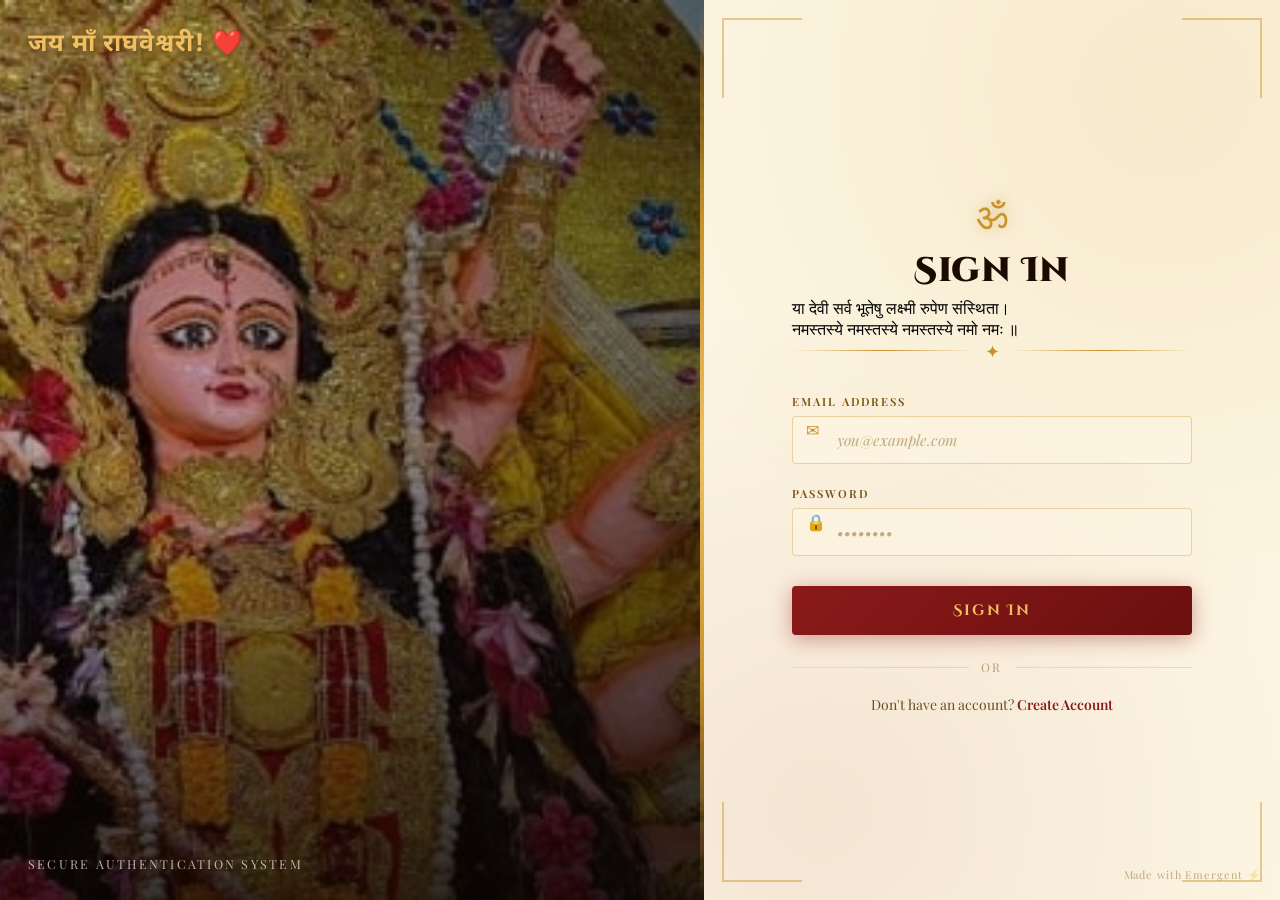
<file: login page/index.html>
<!DOCTYPE html>
<html lang="hi">
<head>
  <meta charset="UTF-8" />
  <meta name="viewport" content="width=device-width, initial-scale=1.0"/>
  <title>जय माँ राघवेश्वरी – Sign In</title>
  <link href="https://fonts.googleapis.com/css2?family=Cinzel+Decorative:wght@700;900&family=Playfair+Display:ital,wght@0,400;0,600;1,400&family=Noto+Sans+Devanagari:wght@400;700&display=swap" rel="stylesheet"/>
  <link rel="stylesheet" href="style.css" />
</head>
<body>

  <!-- ── LEFT PANEL ── -->
  <div class="left">
    <img class="bg"
      src="maa.jpeg"
      alt="माँ राघवेश्वरी" />
    <div class="badge">जय माँ राघवेश्वरी! ❤️</div>
    <div class="caption">Secure Authentication System</div>
    <div class="divider-line"></div>
  </div>

  <!-- ── RIGHT PANEL ── -->
  <div class="right">
    <div class="corner corner-tl"></div>
    <div class="corner corner-tr"></div>
    <div class="corner corner-bl"></div>
    <div class="corner corner-br"></div>

    <div class="card">
      <div class="om">ॐ</div>
      <h1>Sign In</h1>
      <p class="shloka">या देवी सर्व भूतेषु लक्ष्मी रुपेण संस्थिता।<br/>नमस्तस्ये नमस्तस्ये नमस्तस्ये नमो नमः ॥</p>

      <div class="gold-rule"><span>✦</span></div>

      <!-- EMAIL -->
      <div class="input-wrap">
        <label for="email">Email Address</label>
        <span class="input-icon">✉</span>
        <input type="email" id="email" placeholder="you@example.com" autocomplete="email" />
      </div>

      <!-- PASSWORD -->
      <div class="input-wrap">
        <label for="password">Password</label>
        <span class="input-icon">🔒</span>
        <input type="password" id="password" placeholder="••••••••" autocomplete="current-password" />
      </div>

      <button class="btn-signin" id="signinBtn">Sign In</button>

      <div class="or-sep">or</div>

      <p class="create-account">
        Don't have an account? <a href="#">Create Account</a>
      </p>
    </div>

    <div class="made-with">Made with Emergent ⚡</div>
  </div>

  <script src="script.js"></script>
</body>
</html>
</file>
<file: login page/style.css>
/* ── RESET & VARIABLES ── */
*, *::before, *::after {
  box-sizing: border-box;
  margin: 0;
  padding: 0;
}

:root {
  --gold: #c9922a;
  --gold-light: #f0c060;
  --gold-dark: #7a5010;
  --crimson: #8b1a1a;
  --cream: #fdf6e3;
  --deep: #1a0a00;
  --white: #ffffff;
}

/* ── BODY ── */
body {
  min-height: 100vh;
  display: flex;
  font-family: 'Playfair Display', serif;
  background: var(--deep);
  overflow: hidden;
}

/* ══════════════════════════
   LEFT PANEL
══════════════════════════ */
.left {
  position: relative;
  width: 55%;
  min-height: 100vh;
  overflow: hidden;
  flex-shrink: 0;
}

.left img.bg {
  width: 100%;
  height: 100%;
  object-fit: cover;
  object-position: center top;
  display: block;
}

/* Gradient overlay */
.left::after {
  content: '';
  position: absolute;
  inset: 0;
  background:
    linear-gradient(to right, rgba(10,4,0,0.18) 0%, rgba(10,4,0,0.55) 100%),
    linear-gradient(to top,   rgba(10,4,0,0.70) 0%, transparent 50%);
  pointer-events: none;
}

/* Top badge */
.badge {
  position: absolute;
  border-style: groove;
  border: #6b0f0f;
  top: 28px;
  left: 28px;
  z-index: 10;
  font-family: 'Noto Sans Devanagari', sans-serif;
  font-weight: 700;
  font-size: 1.55rem;
  color: var(--gold-light);
  text-shadow:
    0 0 18px rgba(240,192,96,0.9),
    0 2px 6px rgba(0,0,0,0.8);
  letter-spacing: 0.04em;
  animation: fadeSlideDown 1s ease both;
}

/* Bottom caption */
.caption {
  position: absolute;
  bottom: 28px;
  left: 28px;
  z-index: 10;
  font-size: 0.78rem;
  letter-spacing: 0.18em;
  text-transform: uppercase;
  color: rgba(253,246,227,0.7);
  animation: fadeSlideUp 1s 0.4s ease both;
}

/* Decorative vertical gold line */
.divider-line {
  position: absolute;
  top: 0;
  right: 0;
  width: 4px;
  height: 100%;
  background: linear-gradient(
    to bottom,
    transparent,
    var(--gold),
    var(--gold-light),
    var(--gold),
    transparent
  );
  z-index: 20;
  animation: lineGrow 1.2s 0.2s ease both;
  transform-origin: top;
}

/* ══════════════════════════
   RIGHT PANEL
══════════════════════════ */
.right {
  flex: 1;
  display: flex;
  flex-direction: column;
  align-items: center;
  justify-content: center;
  padding: 48px 56px;
  background: var(--cream);
  position: relative;
  overflow: hidden;
}

/* Subtle radial background */
.right::before {
  content: '';
  position: absolute;
  inset: 0;
  background-image:
    radial-gradient(circle at 80% 10%, rgba(201,146,42,0.12) 0%, transparent 60%),
    radial-gradient(circle at 20% 90%, rgba(139,26,26,0.08) 0%, transparent 55%);
  pointer-events: none;
}

/* Ornamental corners */
.corner {
  position: absolute;
  width: 80px;
  height: 80px;
  border-color: var(--gold);
  border-style: solid;
  opacity: 0.45;
}
.corner-tl { top: 18px;    left: 18px;  border-width: 2px 0 0 2px; }
.corner-tr { top: 18px;    right: 18px; border-width: 2px 2px 0 0; }
.corner-bl { bottom: 18px; left: 18px;  border-width: 0 0 2px 2px; }
.corner-br { bottom: 18px; right: 18px; border-width: 0 2px 2px 0; }

/* ── CARD ── */
.card {
  width: 100%;
  max-width: 400px;
  position: relative;
  z-index: 2;
  animation: fadeUp 0.9s 0.5s ease both;
}

/* OM symbol */
.om {
  text-align: center;
  font-size: 2.4rem;
  color: var(--gold);
  margin-bottom: 12px;
  text-shadow: 0 0 14px rgba(201,146,42,0.5);
  animation: pulse 3s ease infinite;
}

/* Heading */
h1 {
  font-family: 'Cinzel Decorative', serif;
  font-size: 2.1rem;
  font-weight: 900;
  color: var(--deep);
  text-align: center;
  letter-spacing: 0.02em;
  line-height: 1.2;
  margin-bottom: 6px;
}

/* Subtitle */
.subtitle {
  text-align: center;
  font-size: 0.82rem;
  color: #6b4e1a;
  letter-spacing: 0.12em;
  text-transform: uppercase;
  margin-bottom: 36px;
}

/* Gold decorative divider */
.gold-rule {
  display: flex;
  align-items: center;
  gap: 10px;
  margin-bottom: 32px;
}
.gold-rule::before,
.gold-rule::after {
  content: '';
  flex: 1;
  height: 1px;
  background: linear-gradient(to right, transparent, var(--gold), transparent);
}
.gold-rule span {
  font-size: 1.1rem;
  color: var(--gold);
}

/* ── LABELS ── */
label {
  display: block;
  font-size: 0.7rem;
  letter-spacing: 0.18em;
  text-transform: uppercase;
  font-family: 'Playfair Display', serif;
  color: var(--gold-dark);
  margin-bottom: 7px;
  font-weight: 600;
}

/* ── INPUT WRAPPER ── */
.input-wrap {
  position: relative;
  margin-bottom: 22px;
}

/* ── INPUTS ── */
input[type="email"],
input[type="password"] {
  width: 100%;
  padding: 13px 16px 13px 44px;
  border: 1.5px solid rgba(201,146,42,0.35);
  border-radius: 4px;
  background: rgba(253,246,227,0.6);
  font-family: 'Playfair Display', serif;
  font-size: 0.95rem;
  color: var(--deep);
  outline: none;
  transition: border-color 0.25s, box-shadow 0.25s, background 0.25s;
}

input::placeholder {
  color: rgba(122,80,16,0.45);
  font-style: italic;
}

input:focus {
  border-color: var(--gold);
  background: #fff;
  box-shadow: 0 0 0 3px rgba(201,146,42,0.15);
}

/* Input icon */
.input-icon {
  position: absolute;
  left: 14px;
  top: 50%;
  transform: translateY(-50%);
  color: var(--gold);
  font-size: 1rem;
  pointer-events: none;
}

/* ── SIGN IN BUTTON ── */
.btn-signin {
  width: 100%;
  padding: 14px;
  background: linear-gradient(135deg, var(--crimson) 0%, #6b0f0f 100%);
  color: var(--gold-light);
  font-family: 'Cinzel Decorative', serif;
  font-size: 0.95rem;
  font-weight: 700;
  letter-spacing: 0.12em;
  border: none;
  border-radius: 4px;
  cursor: pointer;
  position: relative;
  overflow: hidden;
  transition: transform 0.15s, box-shadow 0.25s;
  box-shadow: 0 4px 20px rgba(139,26,26,0.4);
  margin-top: 8px;
}

.btn-signin::before {
  content: '';
  position: absolute;
  top: 0;
  left: -100%;
  width: 100%;
  height: 100%;
  background: linear-gradient(90deg, transparent, rgba(240,192,96,0.18), transparent);
  transition: left 0.5s;
}

.btn-signin:hover {
  transform: translateY(-2px);
  box-shadow: 0 8px 28px rgba(139,26,26,0.55);
}

.btn-signin:hover::before {
  left: 100%;
}

.btn-signin:active {
  transform: translateY(0);
}

/* ── OR SEPARATOR ── */
.or-sep {
  display: flex;
  align-items: center;
  gap: 12px;
  margin: 24px 0 20px;
  color: rgba(122,80,16,0.5);
  font-size: 0.75rem;
  letter-spacing: 0.2em;
  text-transform: uppercase;
}

.or-sep::before,
.or-sep::after {
  content: '';
  flex: 1;
  height: 1px;
  background: rgba(201,146,42,0.25);
}

/* ── CREATE ACCOUNT LINK ── */
.create-account {
  text-align: center;
  font-size: 0.87rem;
  color: #6b4e1a;
}

.create-account a {
  color: var(--crimson);
  font-weight: 600;
  text-decoration: none;
  border-bottom: 1px solid transparent;
  transition: border-color 0.2s;
}

.create-account a:hover {
  border-color: var(--crimson);
}

/* ── FOOTER BADGE ── */
.made-with {
  position: absolute;
  bottom: 18px;
  right: 18px;
  font-size: 0.68rem;
  color: rgba(122,80,16,0.45);
  letter-spacing: 0.08em;
  z-index: 5;
}

/* ══════════════════════════
   ANIMATIONS
══════════════════════════ */
@keyframes fadeSlideDown {
  from { opacity: 0; transform: translateY(-20px); }
  to   { opacity: 1; transform: translateY(0); }
}

@keyframes fadeSlideUp {
  from { opacity: 0; transform: translateY(20px); }
  to   { opacity: 1; transform: translateY(0); }
}

@keyframes lineGrow {
  from { transform: scaleY(0); opacity: 0; }
  to   { transform: scaleY(1); opacity: 1; }
}

@keyframes fadeUp {
  from { opacity: 0; transform: translateY(30px); }
  to   { opacity: 1; transform: translateY(0); }
}

@keyframes pulse {
  0%, 100% { opacity: 1; }
  50%       { opacity: 0.55; }
}

/* ══════════════════════════
   RESPONSIVE
══════════════════════════ */
@media (max-width: 700px) {
  body {
    flex-direction: column;
    overflow: auto;
  }

  .left {
    width: 100%;
    height: 260px;
    min-height: unset;
  }

  .right {
    padding: 36px 24px;
    min-height: 100vh;
  }

  .divider-line {
    width: 100%;
    height: 4px;
    top: auto;
    bottom: 0;
    left: 0;
    background: linear-gradient(
      to right,
      transparent,
      var(--gold),
      var(--gold-light),
      var(--gold),
      transparent
    );
  }
}
</file>
